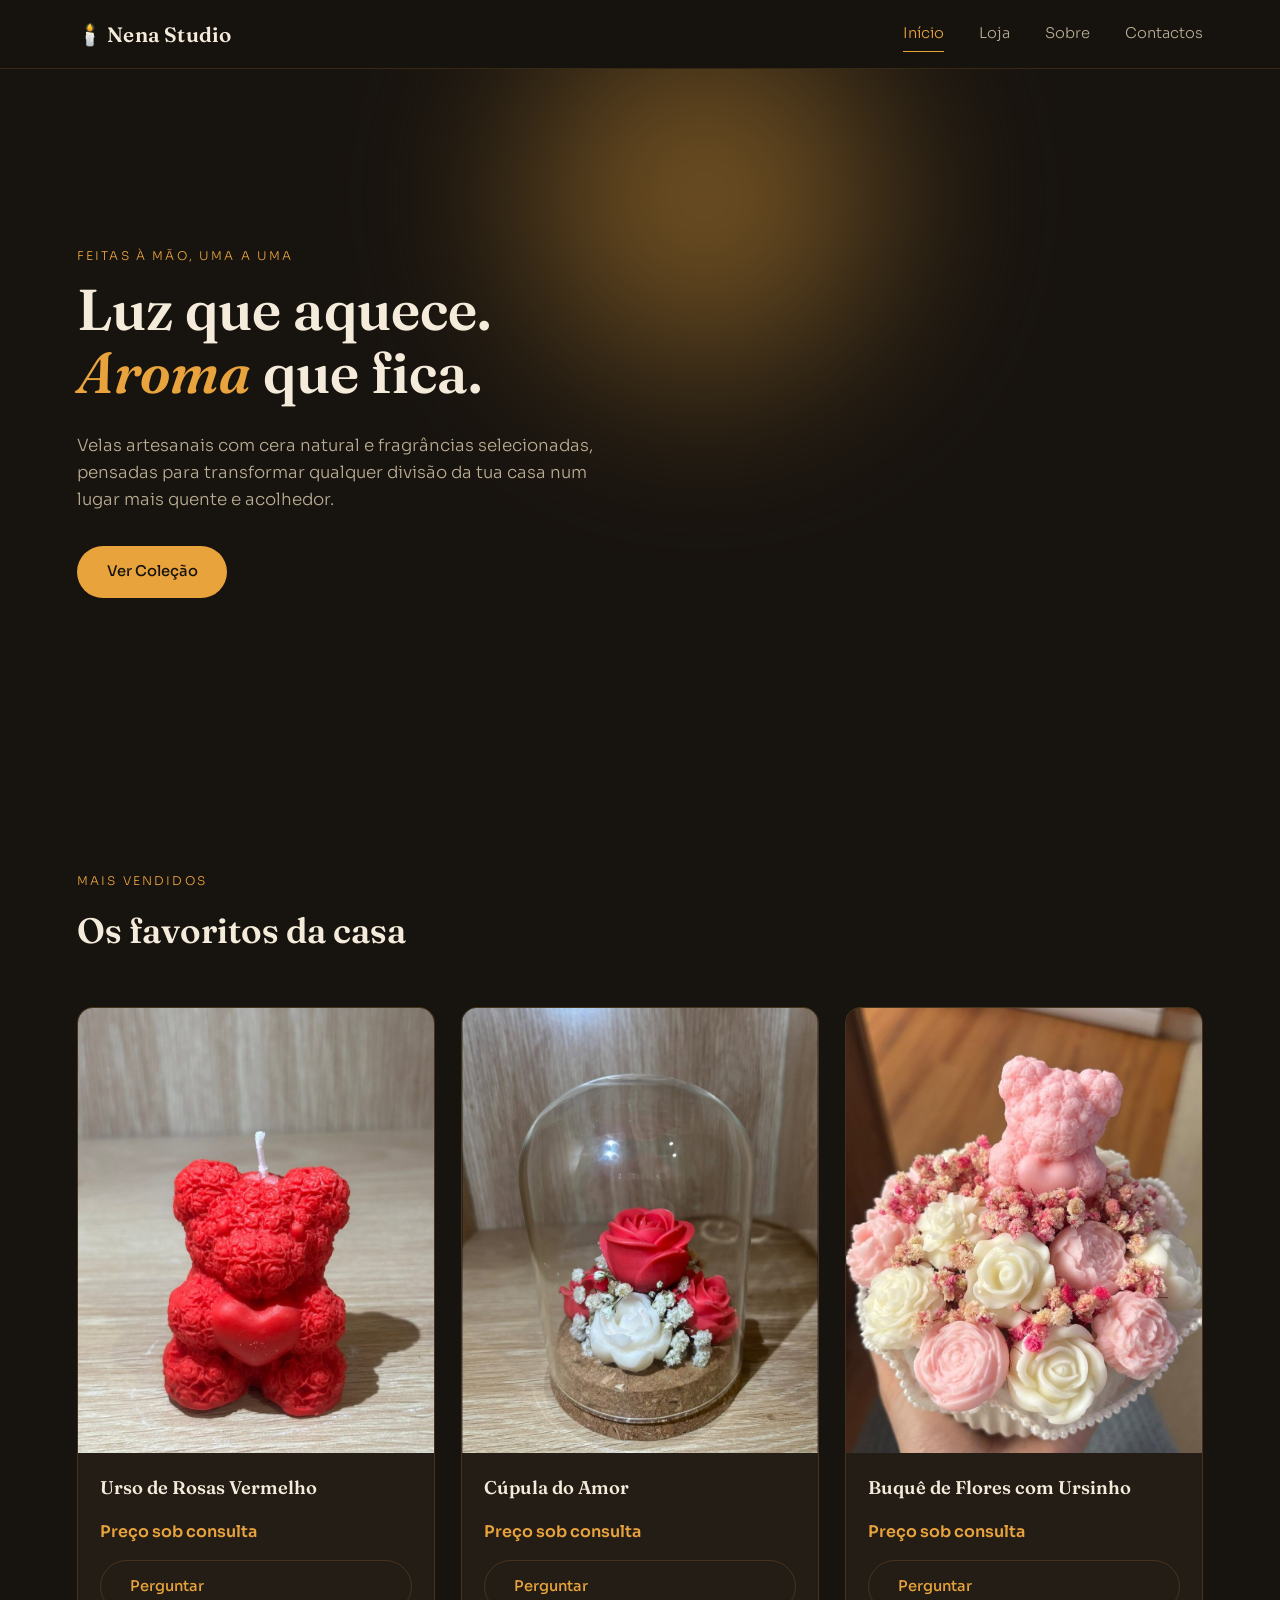
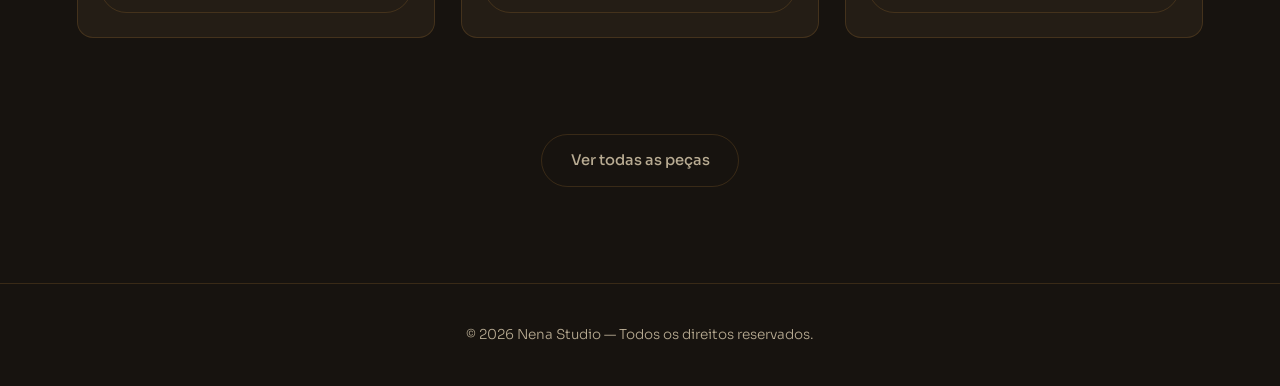
<file: index.html>
<!DOCTYPE html>
<html lang="pt">
<head>
  <meta charset="UTF-8">
  <meta name="viewport" content="width=device-width, initial-scale=1.0">
  <title>Nena Studio — Velas Artesanais</title>
  <meta name="description" content="Velas artesanais feitas à mão pela Nena Studio, com cera natural e fragrâncias que transformam qualquer casa em lar.">

  <link rel="preconnect" href="https://fonts.googleapis.com">
  <link rel="preconnect" href="https://fonts.gstatic.com" crossorigin>
  <link href="https://fonts.googleapis.com/css2?family=Fraunces:ital,opsz,wght@0,9..144,300..700;1,9..144,400..600&family=Sora:wght@300;400;500;600;700&display=swap" rel="stylesheet">

  <link rel="stylesheet" href="css/style.css">
</head>
<body>

<header>
  <div class="logo">🕯️ Nena Studio</div>

  <nav>
    <a href="index.html" class="active">Início</a>
    <a href="loja.html">Loja</a>
    <a href="sobre.html">Sobre</a>
    <a href="contactos.html">Contactos</a>
  </nav>

  <button class="nav-toggle" aria-label="Abrir menu" aria-expanded="false">
    <span></span><span></span><span></span>
  </button>
</header>

<section class="hero">
  <div class="hero-text">
    <span class="eyebrow">Feitas à mão, uma a uma</span>
    <h1>Luz que aquece.<br><em>Aroma</em> que fica.</h1>
    <p>Velas artesanais com cera natural e fragrâncias selecionadas, pensadas para transformar qualquer divisão da tua casa num lugar mais quente e acolhedor.</p>
    <a href="loja.html" class="btn btn-primary">Ver Coleção</a>
  </div>
</section>

<section class="produtos">
  <div class="section-head">
    <span class="eyebrow">Mais vendidos</span>
    <h2>Os favoritos da casa</h2>
  </div>

  <div class="cards">

    <article class="card">
      <div class="card-media">
        <img src="imagens/urso-rosas-vermelho.jpg" alt="Vela em forma de urso de rosas vermelho" loading="lazy">
      </div>
      <div class="card-body">
        <h3>Urso de Rosas Vermelho</h3>
        <p class="price">Preço sob consulta</p>
        <a class="btn btn-add" href="https://wa.me/351917695757?text=Ol%C3%A1%21%20Tenho%20interesse%20na%20pe%C3%A7a%20%22Urso%20de%20Rosas%20Vermelho%22.%20Pode%20dar-me%20mais%20informa%C3%A7%C3%B5es%20e%20o%20pre%C3%A7o%3F" target="_blank" rel="noopener">Perguntar</a>
      </div>
    </article>

    <article class="card">
      <div class="card-media">
        <img src="imagens/cupula-do-amor.jpg" alt="Cúpula de vidro com rosas vermelhas e brancas e flores secas" loading="lazy">
      </div>
      <div class="card-body">
        <h3>Cúpula do Amor</h3>
        <p class="price">Preço sob consulta</p>
        <a class="btn btn-add" href="https://wa.me/351917695757?text=Ol%C3%A1%21%20Tenho%20interesse%20na%20pe%C3%A7a%20%22C%C3%BApula%20do%20Amor%22.%20Pode%20dar-me%20mais%20informa%C3%A7%C3%B5es%20e%20o%20pre%C3%A7o%3F" target="_blank" rel="noopener">Perguntar</a>
      </div>
    </article>

    <article class="card">
      <div class="card-media">
        <img src="imagens/buque-flores-ursinho.jpg" alt="Buquê de flores em cera com ursinho no topo" loading="lazy">
      </div>
      <div class="card-body">
        <h3>Buquê de Flores com Ursinho</h3>
        <p class="price">Preço sob consulta</p>
        <a class="btn btn-add" href="https://wa.me/351917695757?text=Ol%C3%A1%21%20Tenho%20interesse%20na%20pe%C3%A7a%20%22Buqu%C3%AA%20de%20Flores%20com%20Ursinho%22.%20Pode%20dar-me%20mais%20informa%C3%A7%C3%B5es%20e%20o%20pre%C3%A7o%3F" target="_blank" rel="noopener">Perguntar</a>
      </div>
    </article>

  </div>
</section>

<section style="text-align:center; padding-top: 0;">
  <a href="loja.html" class="btn" style="border:1px solid var(--border); color: var(--ivory-dim);">Ver todas as peças</a>
</section>

<footer>
  <p>© 2026 Nena Studio — Todos os direitos reservados.</p>
</footer>

<script src="js/script.js"></script>
</body>
</html>
</file>
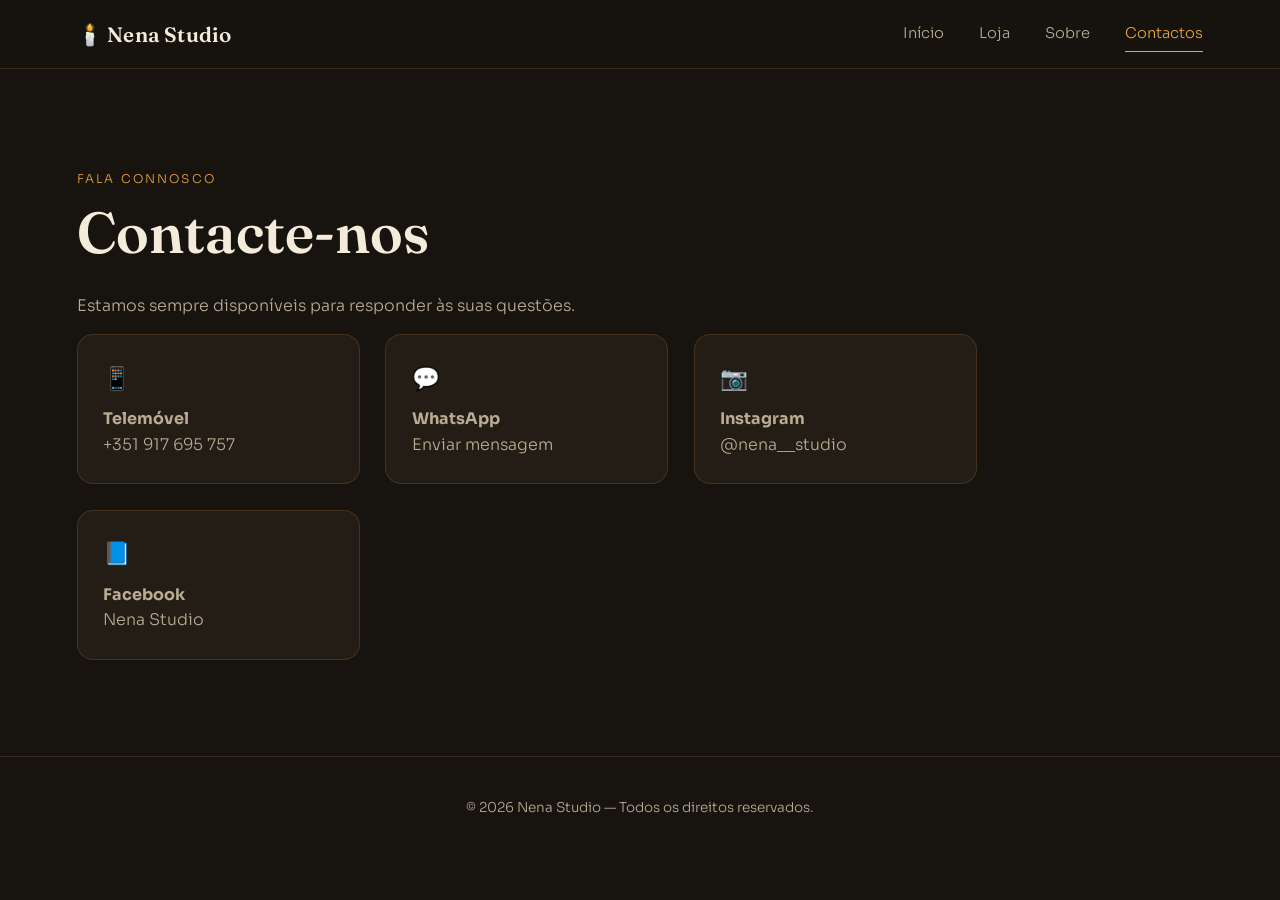
<file: contactos.html>
<!DOCTYPE html>
<html lang="pt">
<head>
  <meta charset="UTF-8">
  <meta name="viewport" content="width=device-width, initial-scale=1.0">
  <title>Contactos — Nena Studio</title>
  <meta name="description" content="Contacta a Nena Studio por telemóvel, WhatsApp, Instagram ou Facebook.">

  <link rel="preconnect" href="https://fonts.googleapis.com">
  <link rel="preconnect" href="https://fonts.gstatic.com" crossorigin>
  <link href="https://fonts.googleapis.com/css2?family=Fraunces:ital,opsz,wght@0,9..144,300..700;1,9..144,400..600&family=Sora:wght@300;400;500;600;700&display=swap" rel="stylesheet">

  <link rel="stylesheet" href="css/style.css">
</head>
<body>

<header>
  <div class="logo">🕯️ Nena Studio</div>

  <nav>
    <a href="index.html">Início</a>
    <a href="loja.html">Loja</a>
    <a href="sobre.html">Sobre</a>
    <a href="contactos.html" class="active">Contactos</a>
  </nav>

  <button class="nav-toggle" aria-label="Abrir menu" aria-expanded="false">
    <span></span><span></span><span></span>
  </button>
</header>

<section class="contactos">
  <span class="eyebrow">Fala connosco</span>
  <h1>Contacte-nos</h1>
  <p>Estamos sempre disponíveis para responder às suas questões.</p>

  <div class="contacto-grid">

    <div class="contacto-card">
      <span class="icon">📱</span>
      <p style="margin:0;"><strong>Telemóvel</strong></p>
      <p style="margin:0;"><a href="tel:+351917695757">+351 917 695 757</a></p>
    </div>

    <div class="contacto-card">
      <span class="icon">💬</span>
      <p style="margin:0;"><strong>WhatsApp</strong></p>
      <p style="margin:0;"><a href="https://wa.me/351917695757" target="_blank" rel="noopener">Enviar mensagem</a></p>
    </div>

    <div class="contacto-card">
      <span class="icon">📷</span>
      <p style="margin:0;"><strong>Instagram</strong></p>
      <p style="margin:0;">
        <a href="https://www.instagram.com/nena__studio" target="_blank" rel="noopener">@nena__studio</a>
      </p>
    </div>

    <div class="contacto-card">
      <span class="icon">📘</span>
      <p style="margin:0;"><strong>Facebook</strong></p>
      <p style="margin:0;">
        <a href="https://www.facebook.com/share/1GhgGaEMNe/?mibextid=wwXIfr" target="_blank" rel="noopener">Nena Studio</a>
      </p>
    </div>

  </div>
</section>

<footer>
  <p>© 2026 Nena Studio — Todos os direitos reservados.</p>
</footer>

<script src="js/script.js"></script>
</body>
</html>
</file>
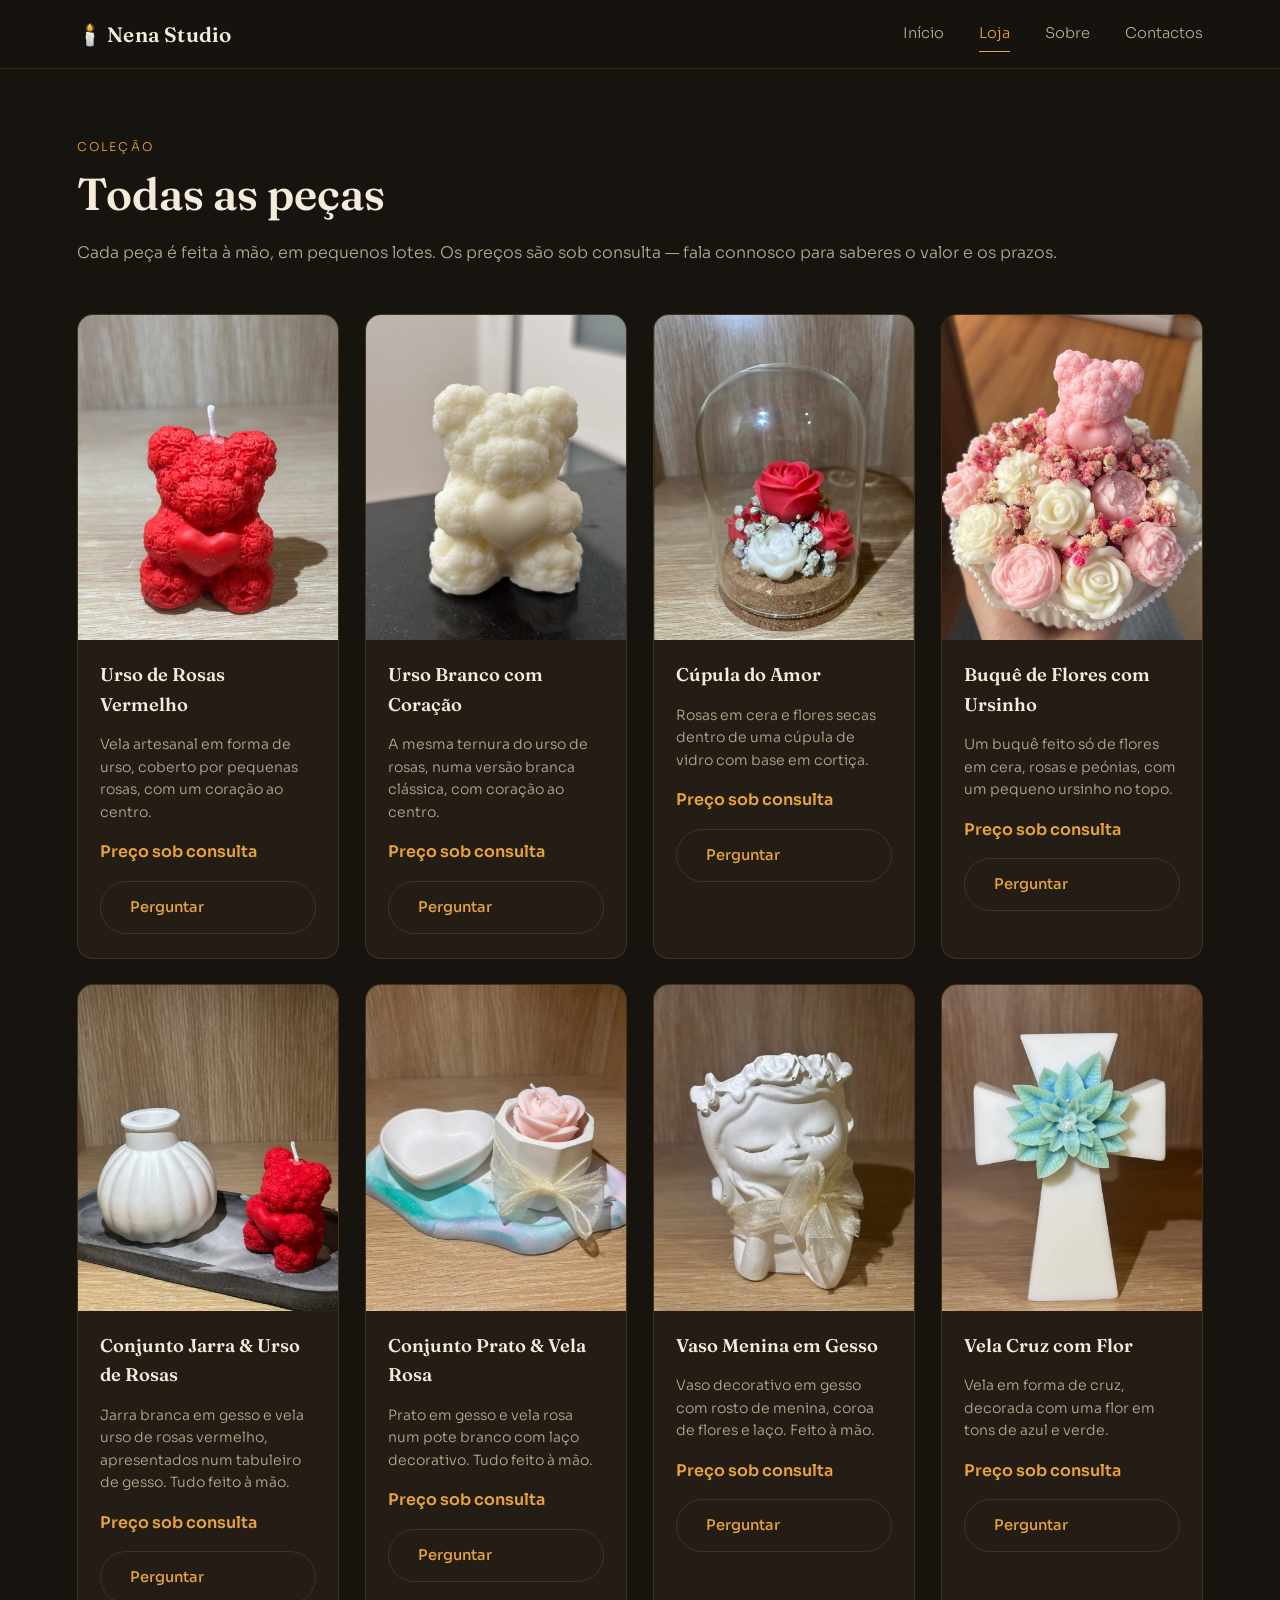
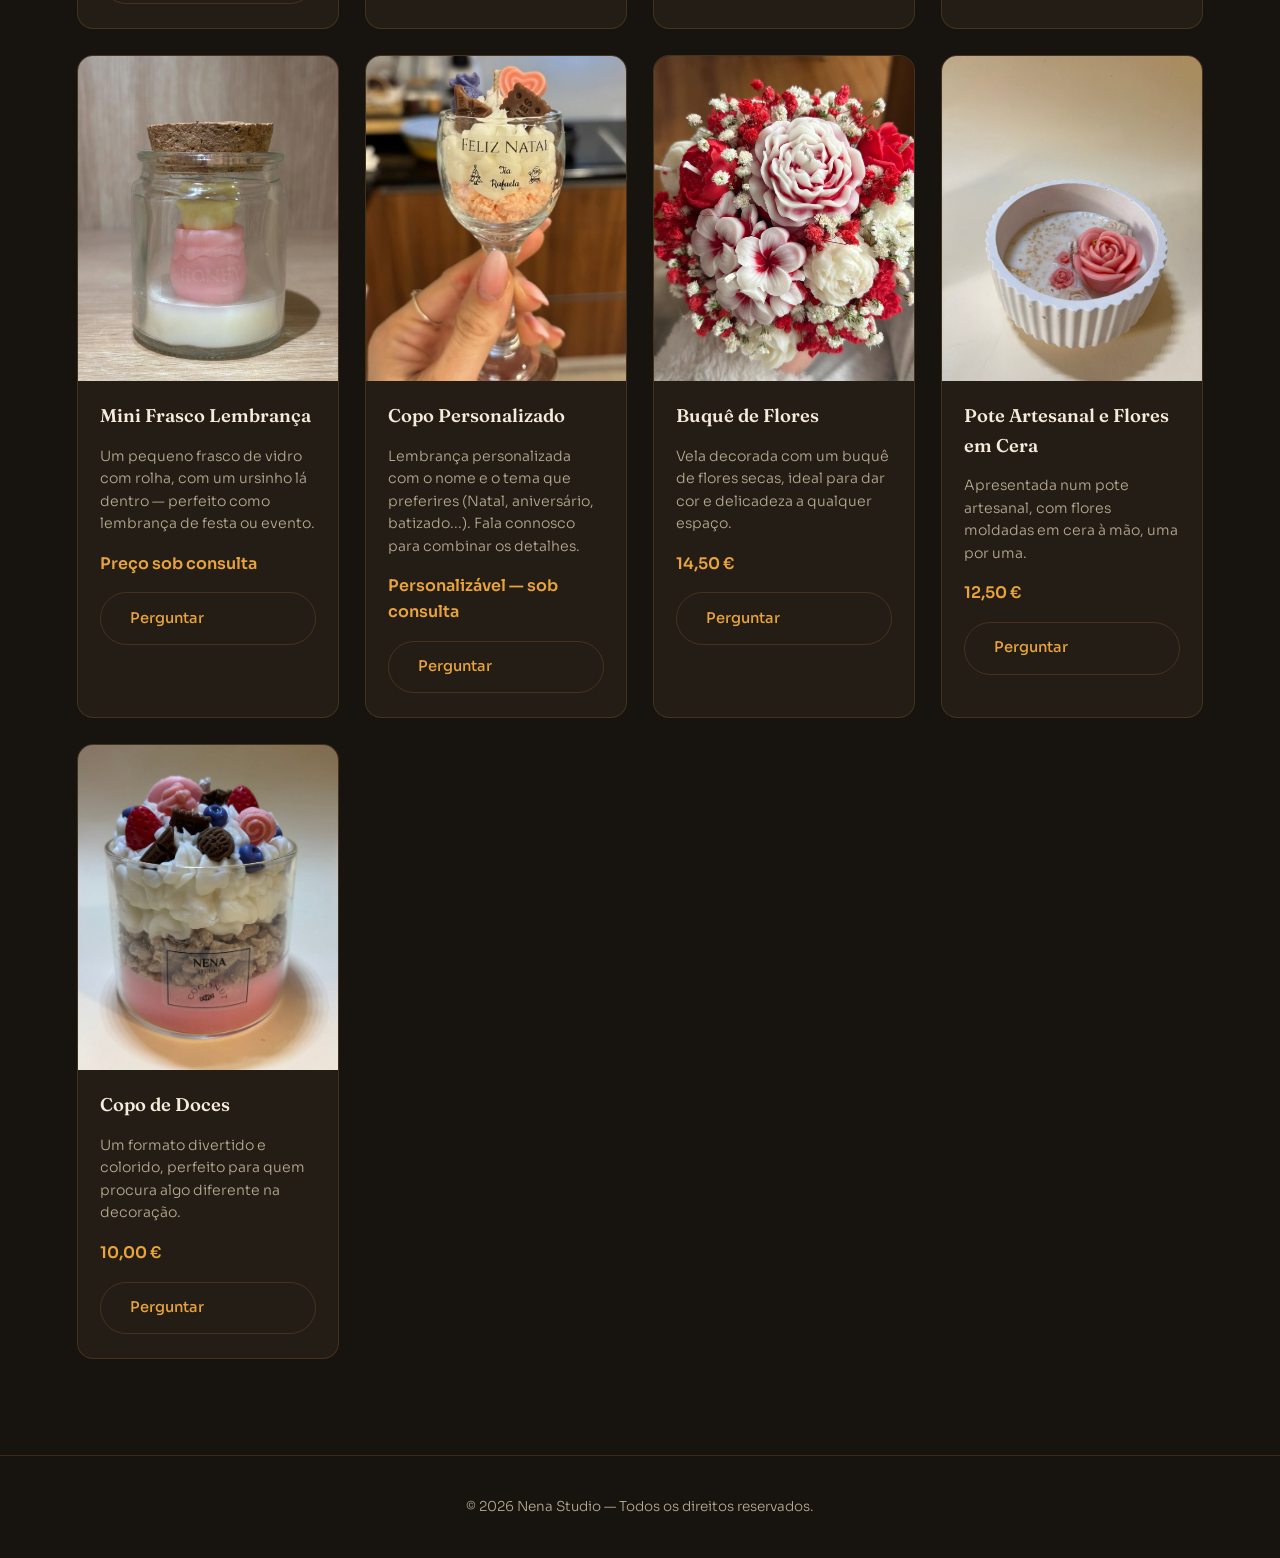
<file: loja.html>
<!DOCTYPE html>
<html lang="pt">
<head>
  <meta charset="UTF-8">
  <meta name="viewport" content="width=device-width, initial-scale=1.0">
  <title>Loja — Nena Studio</title>
  <meta name="description" content="Explora a coleção completa de velas e peças artesanais da Nena Studio.">

  <link rel="preconnect" href="https://fonts.googleapis.com">
  <link rel="preconnect" href="https://fonts.gstatic.com" crossorigin>
  <link href="https://fonts.googleapis.com/css2?family=Fraunces:ital,opsz,wght@0,9..144,300..700;1,9..144,400..600&family=Sora:wght@300;400;500;600;700&display=swap" rel="stylesheet">

  <link rel="stylesheet" href="css/style.css">
</head>
<body>

<header>
  <div class="logo">🕯️ Nena Studio</div>

  <nav>
    <a href="index.html">Início</a>
    <a href="loja.html" class="active">Loja</a>
    <a href="sobre.html">Sobre</a>
    <a href="contactos.html">Contactos</a>
  </nav>

  <button class="nav-toggle" aria-label="Abrir menu" aria-expanded="false">
    <span></span><span></span><span></span>
  </button>
</header>

<section class="produtos" style="padding-top: clamp(2.5rem, 6vw, 4rem);">
  <div class="section-head">
    <span class="eyebrow">Coleção</span>
    <h1 style="font-size: clamp(2rem, 4vw, 2.8rem);">Todas as peças</h1>
    <p>Cada peça é feita à mão, em pequenos lotes. Os preços são sob consulta — fala connosco para saberes o valor e os prazos.</p>
  </div>

  <div class="cards">

    <article class="card">
      <div class="card-media">
        <img src="imagens/urso-rosas-vermelho.jpg" alt="Vela em forma de urso de rosas vermelho" loading="lazy">
      </div>
      <div class="card-body">
        <h3>Urso de Rosas Vermelho</h3>
        <p class="desc">Vela artesanal em forma de urso, coberto por pequenas rosas, com um coração ao centro.</p>
        <p class="price">Preço sob consulta</p>
        <a class="btn btn-add" href="https://wa.me/351917695757?text=Ol%C3%A1%21%20Tenho%20interesse%20na%20pe%C3%A7a%20%22Urso%20de%20Rosas%20Vermelho%22.%20Pode%20dar-me%20mais%20informa%C3%A7%C3%B5es%20e%20o%20pre%C3%A7o%3F" target="_blank" rel="noopener">Perguntar</a>
      </div>
    </article>

    <article class="card">
      <div class="card-media">
        <img src="imagens/urso-branco-coracao.jpg" alt="Vela em forma de urso branco com coração" loading="lazy">
      </div>
      <div class="card-body">
        <h3>Urso Branco com Coração</h3>
        <p class="desc">A mesma ternura do urso de rosas, numa versão branca clássica, com coração ao centro.</p>
        <p class="price">Preço sob consulta</p>
        <a class="btn btn-add" href="https://wa.me/351917695757?text=Ol%C3%A1%21%20Tenho%20interesse%20na%20pe%C3%A7a%20%22Urso%20Branco%20com%20Cora%C3%A7%C3%A3o%22.%20Pode%20dar-me%20mais%20informa%C3%A7%C3%B5es%20e%20o%20pre%C3%A7o%3F" target="_blank" rel="noopener">Perguntar</a>
      </div>
    </article>

    <article class="card">
      <div class="card-media">
        <img src="imagens/cupula-do-amor.jpg" alt="Cúpula de vidro com rosas vermelhas e brancas e flores secas" loading="lazy">
      </div>
      <div class="card-body">
        <h3>Cúpula do Amor</h3>
        <p class="desc">Rosas em cera e flores secas dentro de uma cúpula de vidro com base em cortiça.</p>
        <p class="price">Preço sob consulta</p>
        <a class="btn btn-add" href="https://wa.me/351917695757?text=Ol%C3%A1%21%20Tenho%20interesse%20na%20pe%C3%A7a%20%22C%C3%BApula%20do%20Amor%22.%20Pode%20dar-me%20mais%20informa%C3%A7%C3%B5es%20e%20o%20pre%C3%A7o%3F" target="_blank" rel="noopener">Perguntar</a>
      </div>
    </article>

    <article class="card">
      <div class="card-media">
        <img src="imagens/buque-flores-ursinho.jpg" alt="Buquê de flores em cera com ursinho no topo" loading="lazy">
      </div>
      <div class="card-body">
        <h3>Buquê de Flores com Ursinho</h3>
        <p class="desc">Um buquê feito só de flores em cera, rosas e peónias, com um pequeno ursinho no topo.</p>
        <p class="price">Preço sob consulta</p>
        <a class="btn btn-add" href="https://wa.me/351917695757?text=Ol%C3%A1%21%20Tenho%20interesse%20na%20pe%C3%A7a%20%22Buqu%C3%AA%20de%20Flores%20com%20Ursinho%22.%20Pode%20dar-me%20mais%20informa%C3%A7%C3%B5es%20e%20o%20pre%C3%A7o%3F" target="_blank" rel="noopener">Perguntar</a>
      </div>
    </article>

    <article class="card">
      <div class="card-media">
        <img src="imagens/conjunto-jarra-urso.jpg" alt="Conjunto com jarra branca em gesso e vela urso de rosas vermelho num tabuleiro de gesso" loading="lazy">
      </div>
      <div class="card-body">
        <h3>Conjunto Jarra &amp; Urso de Rosas</h3>
        <p class="desc">Jarra branca em gesso e vela urso de rosas vermelho, apresentados num tabuleiro de gesso. Tudo feito à mão.</p>
        <p class="price">Preço sob consulta</p>
        <a class="btn btn-add" href="https://wa.me/351917695757?text=Ol%C3%A1%21%20Tenho%20interesse%20na%20pe%C3%A7a%20%22Conjunto%20Jarra%20%26%20Urso%20de%20Rosas%22.%20Pode%20dar-me%20mais%20informa%C3%A7%C3%B5es%20e%20o%20pre%C3%A7o%3F" target="_blank" rel="noopener">Perguntar</a>
      </div>
    </article>

    <article class="card">
      <div class="card-media">
        <img src="imagens/conjunto-prato-rosa.jpg" alt="Conjunto com prato em gesso e vela rosa num pote branco com laço" loading="lazy">
      </div>
      <div class="card-body">
        <h3>Conjunto Prato &amp; Vela Rosa</h3>
        <p class="desc">Prato em gesso e vela rosa num pote branco com laço decorativo. Tudo feito à mão.</p>
        <p class="price">Preço sob consulta</p>
        <a class="btn btn-add" href="https://wa.me/351917695757?text=Ol%C3%A1%21%20Tenho%20interesse%20na%20pe%C3%A7a%20%22Conjunto%20Prato%20%26%20Vela%20Rosa%22.%20Pode%20dar-me%20mais%20informa%C3%A7%C3%B5es%20e%20o%20pre%C3%A7o%3F" target="_blank" rel="noopener">Perguntar</a>
      </div>
    </article>

    <article class="card">
      <div class="card-media">
        <img src="imagens/vaso-menina.jpg" alt="Vaso em gesso com rosto de menina, coroa de flores e laço" loading="lazy">
      </div>
      <div class="card-body">
        <h3>Vaso Menina em Gesso</h3>
        <p class="desc">Vaso decorativo em gesso com rosto de menina, coroa de flores e laço. Feito à mão.</p>
        <p class="price">Preço sob consulta</p>
        <a class="btn btn-add" href="https://wa.me/351917695757?text=Ol%C3%A1%21%20Tenho%20interesse%20na%20pe%C3%A7a%20%22Vaso%20Menina%20em%20Gesso%22.%20Pode%20dar-me%20mais%20informa%C3%A7%C3%B5es%20e%20o%20pre%C3%A7o%3F" target="_blank" rel="noopener">Perguntar</a>
      </div>
    </article>

    <article class="card">
      <div class="card-media">
        <img src="imagens/cruz-flor.jpg" alt="Vela em forma de cruz branca com flor azul e verde" loading="lazy">
      </div>
      <div class="card-body">
        <h3>Vela Cruz com Flor</h3>
        <p class="desc">Vela em forma de cruz, decorada com uma flor em tons de azul e verde.</p>
        <p class="price">Preço sob consulta</p>
        <a class="btn btn-add" href="https://wa.me/351917695757?text=Ol%C3%A1%21%20Tenho%20interesse%20na%20pe%C3%A7a%20%22Vela%20Cruz%20com%20Flor%22.%20Pode%20dar-me%20mais%20informa%C3%A7%C3%B5es%20e%20o%20pre%C3%A7o%3F" target="_blank" rel="noopener">Perguntar</a>
      </div>
    </article>

    <article class="card">
      <div class="card-media">
        <img src="imagens/frasco-mel.jpg" alt="Mini frasco de vidro com rolha, com um ursinho lá dentro" loading="lazy">
      </div>
      <div class="card-body">
        <h3>Mini Frasco Lembrança</h3>
        <p class="desc">Um pequeno frasco de vidro com rolha, com um ursinho lá dentro — perfeito como lembrança de festa ou evento.</p>
        <p class="price">Preço sob consulta</p>
        <a class="btn btn-add" href="https://wa.me/351917695757?text=Ol%C3%A1%21%20Tenho%20interesse%20na%20pe%C3%A7a%20%22Mini%20Frasco%20Lembran%C3%A7a%22.%20Pode%20dar-me%20mais%20informa%C3%A7%C3%B5es%20e%20o%20pre%C3%A7o%3F" target="_blank" rel="noopener">Perguntar</a>
      </div>
    </article>

    <article class="card">
      <div class="card-media">
        <img src="imagens/copo-personalizado-natal.jpg" alt="Copo personalizado com nome, cera e docinhos, tema de Natal" loading="lazy">
      </div>
      <div class="card-body">
        <h3>Copo Personalizado</h3>
        <p class="desc">Lembrança personalizada com o nome e o tema que preferires (Natal, aniversário, batizado...). Fala connosco para combinar os detalhes.</p>
        <p class="price">Personalizável — sob consulta</p>
        <a class="btn btn-add" href="https://wa.me/351917695757?text=Ol%C3%A1%21%20Tenho%20interesse%20na%20pe%C3%A7a%20%22Copo%20Personalizado%22.%20Pode%20dar-me%20mais%20informa%C3%A7%C3%B5es%20e%20o%20pre%C3%A7o%3F" target="_blank" rel="noopener">Perguntar</a>
      </div>
    </article>

    <article class="card">
      <div class="card-media">
        <img src="imagens/vela1.jpg" alt="Vela decorada com buquê de flores secas" loading="lazy">
      </div>
      <div class="card-body">
        <h3>Buquê de Flores</h3>
        <p class="desc">Vela decorada com um buquê de flores secas, ideal para dar cor e delicadeza a qualquer espaço.</p>
        <p class="price">14,50 €</p>
        <a class="btn btn-add" href="https://wa.me/351917695757?text=Ol%C3%A1%21%20Tenho%20interesse%20na%20vela%20%22Buqu%C3%AA%20de%20Flores%22.%20Pode%20dar-me%20mais%20informa%C3%A7%C3%B5es%3F" target="_blank" rel="noopener">Perguntar</a>
      </div>
    </article>

    <article class="card">
      <div class="card-media">
        <img src="imagens/vela2.jpg" alt="Pote artesanal com flores em cera" loading="lazy">
      </div>
      <div class="card-body">
        <h3>Pote Artesanal e Flores em Cera</h3>
        <p class="desc">Apresentada num pote artesanal, com flores moldadas em cera à mão, uma por uma.</p>
        <p class="price">12,50 €</p>
        <a class="btn btn-add" href="https://wa.me/351917695757?text=Ol%C3%A1%21%20Tenho%20interesse%20na%20vela%20%22Pote%20Artesanal%20e%20Flores%20em%20Cera%22.%20Pode%20dar-me%20mais%20informa%C3%A7%C3%B5es%3F" target="_blank" rel="noopener">Perguntar</a>
      </div>
    </article>

    <article class="card">
      <div class="card-media">
        <img src="imagens/vela3.jpg" alt="Vela em formato de copo de doces" loading="lazy">
      </div>
      <div class="card-body">
        <h3>Copo de Doces</h3>
        <p class="desc">Um formato divertido e colorido, perfeito para quem procura algo diferente na decoração.</p>
        <p class="price">10,00 €</p>
        <a class="btn btn-add" href="https://wa.me/351917695757?text=Ol%C3%A1%21%20Tenho%20interesse%20na%20vela%20%22Copo%20de%20Doces%22.%20Pode%20dar-me%20mais%20informa%C3%A7%C3%B5es%3F" target="_blank" rel="noopener">Perguntar</a>
      </div>
    </article>

  </div>
</section>

<footer>
  <p>© 2026 Nena Studio — Todos os direitos reservados.</p>
</footer>

<script src="js/script.js"></script>
</body>
</html>
</file>
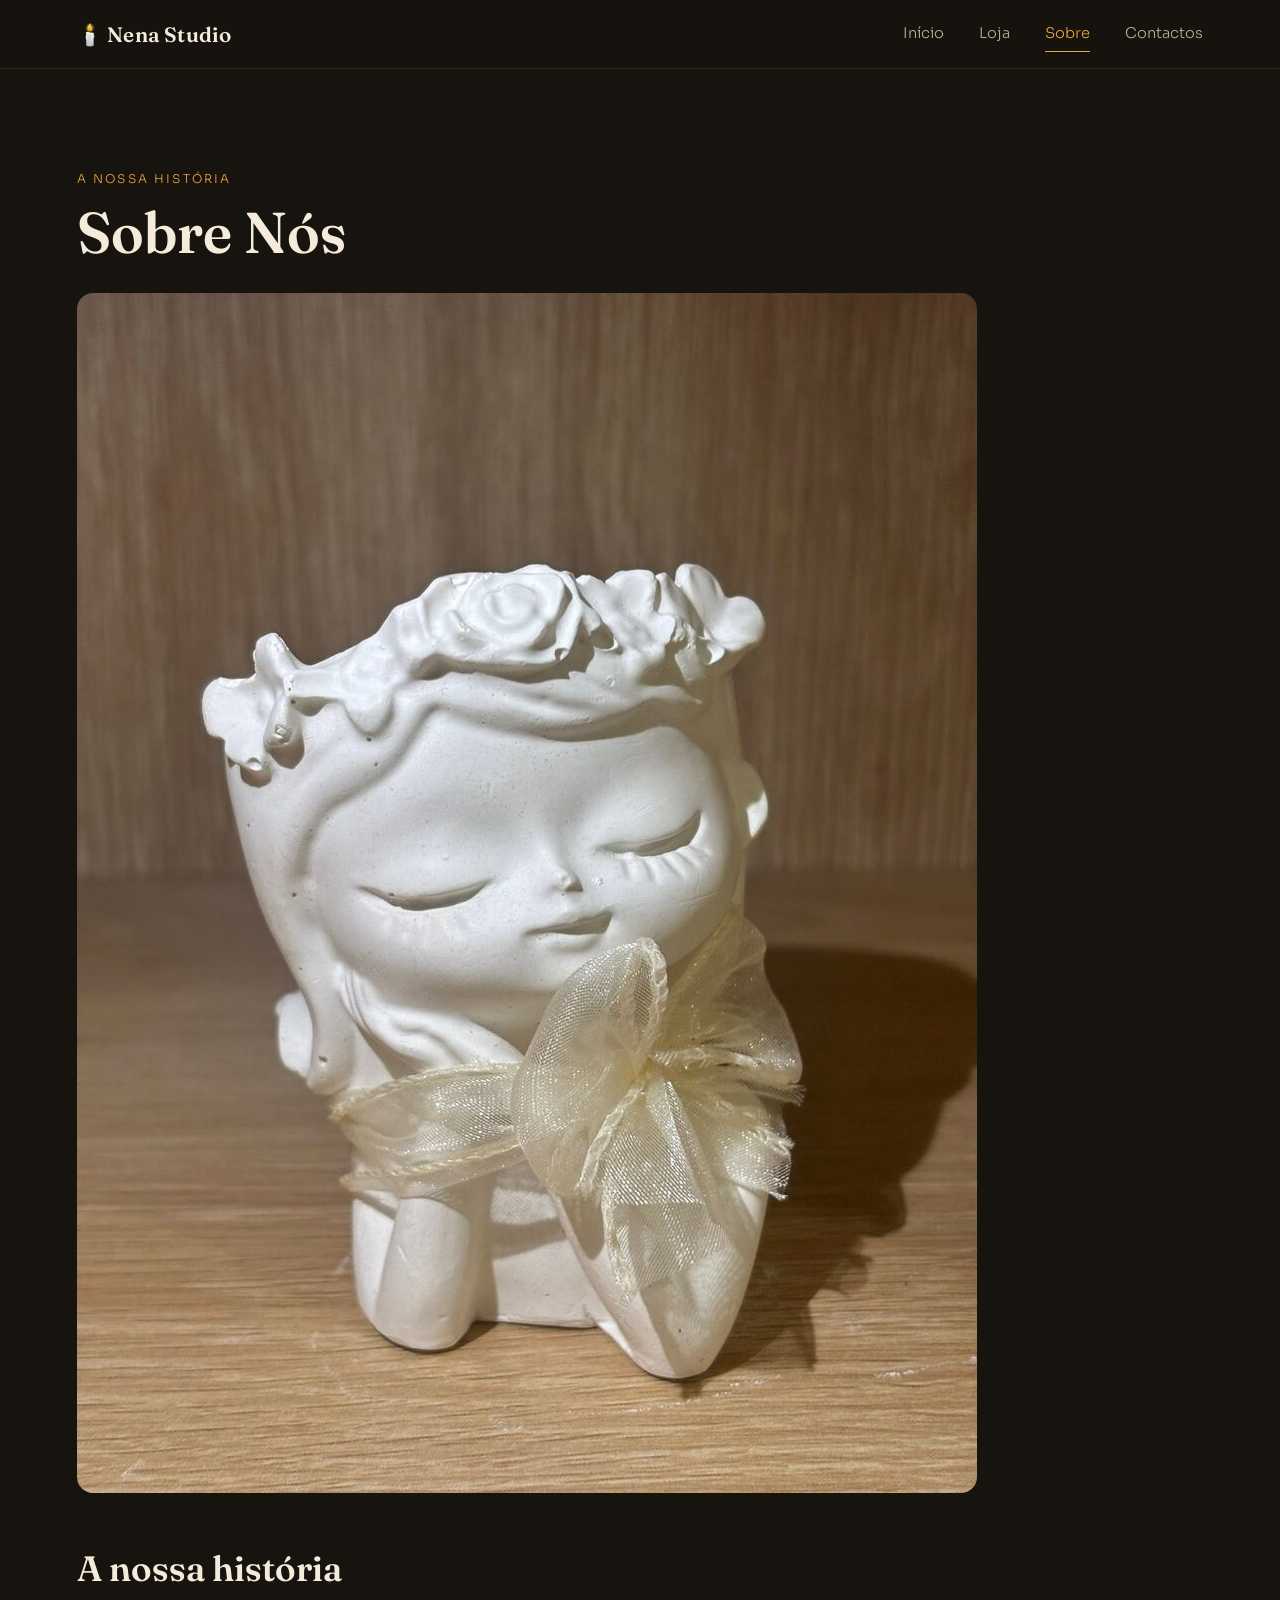
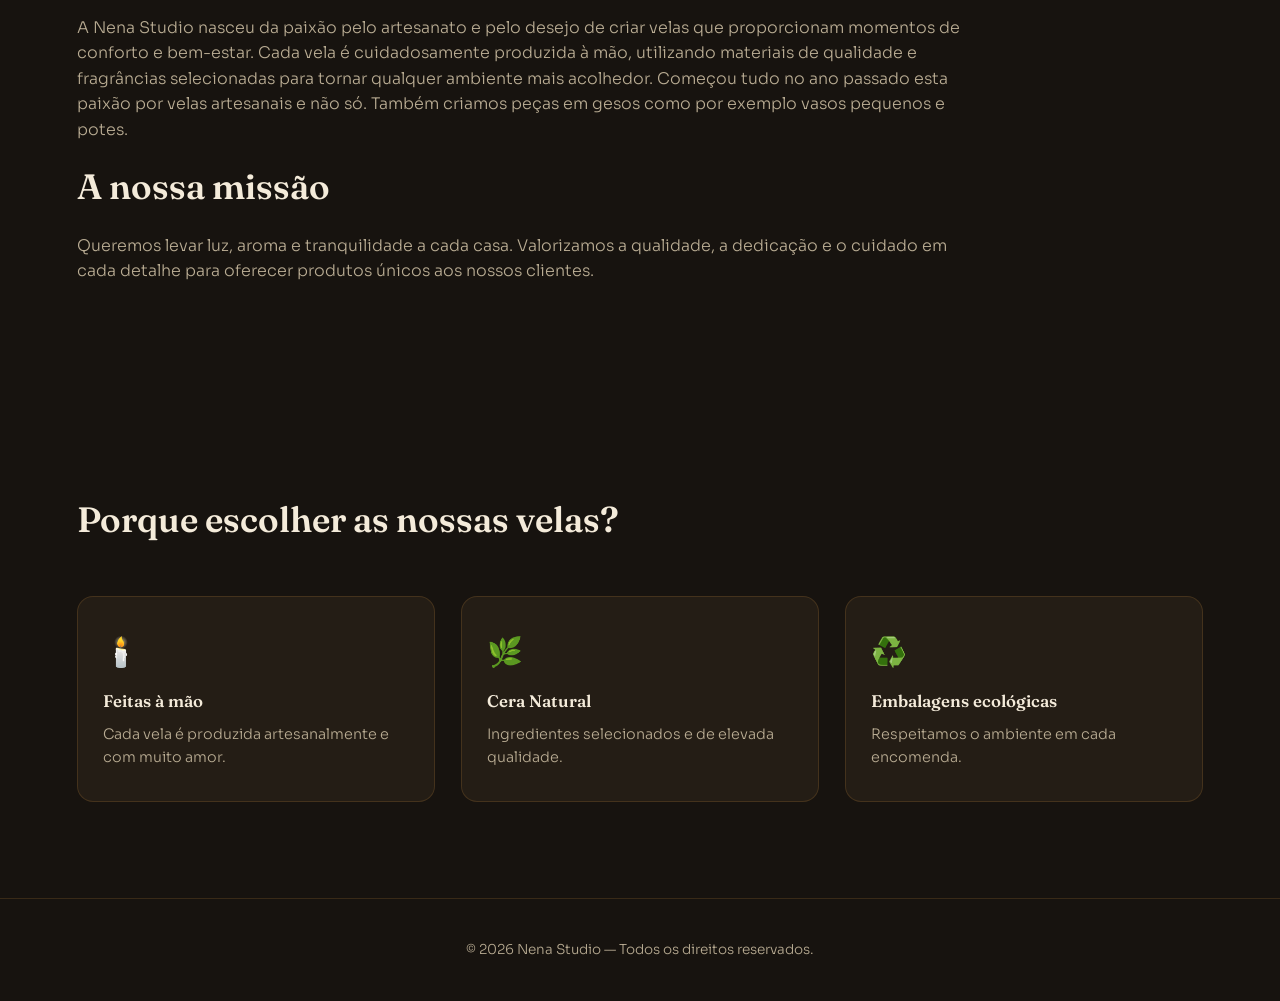
<file: sobre.html>
<!DOCTYPE html>
<html lang="pt">
<head>
  <meta charset="UTF-8">
  <meta name="viewport" content="width=device-width, initial-scale=1.0">
  <title>Sobre Nós — Nena Studio</title>
  <meta name="description" content="Conhece a história e a missão da Nena Studio, velas artesanais feitas com amor.">

  <link rel="preconnect" href="https://fonts.googleapis.com">
  <link rel="preconnect" href="https://fonts.gstatic.com" crossorigin>
  <link href="https://fonts.googleapis.com/css2?family=Fraunces:ital,opsz,wght@0,9..144,300..700;1,9..144,400..600&family=Sora:wght@300;400;500;600;700&display=swap" rel="stylesheet">

  <link rel="stylesheet" href="css/style.css">
</head>
<body>

<header>
  <div class="logo">🕯️ Nena Studio</div>

  <nav>
    <a href="index.html">Início</a>
    <a href="loja.html">Loja</a>
    <a href="sobre.html" class="active">Sobre</a>
    <a href="contactos.html">Contactos</a>
  </nav>

  <button class="nav-toggle" aria-label="Abrir menu" aria-expanded="false">
    <span></span><span></span><span></span>
  </button>
</header>

<section class="sobre">
  <span class="eyebrow">A nossa história</span>
  <h1>Sobre Nós</h1>

  <div class="sobre-intro">
    <img src="imagens/vaso-menina.jpg" alt="Peça em gesso feita à mão pela Nena Studio">

    <div>
      <h2>A nossa história</h2>
      <p>
        A Nena Studio nasceu da paixão pelo artesanato e pelo desejo de criar
        velas que proporcionam momentos de conforto e bem-estar. Cada vela é
        cuidadosamente produzida à mão, utilizando materiais de qualidade e
        fragrâncias selecionadas para tornar qualquer ambiente mais acolhedor.
        Começou tudo no ano passado esta paixão por velas artesanais e não só. 
        Também criamos peças em gesos como por exemplo vasos pequenos e potes.
      </p>

      <h2>A nossa missão</h2>
      <p>
        Queremos levar luz, aroma e tranquilidade a cada casa. Valorizamos a
        qualidade, a dedicação e o cuidado em cada detalhe para oferecer
        produtos únicos aos nossos clientes.
      </p>
    </div>
  </div>
</section>

<section class="vantagens">
  <div class="section-head">
    <h2>Porque escolher as nossas velas?</h2>
  </div>

  <div class="cards-vantagens">

    <div class="vantagem">
      <span class="icon">🕯️</span>
      <h3>Feitas à mão</h3>
      <p>Cada vela é produzida artesanalmente e com muito amor.</p>
    </div>

    <div class="vantagem">
      <span class="icon">🌿</span>
      <h3>Cera Natural</h3>
      <p>Ingredientes selecionados e de elevada qualidade.</p>
    </div>

    <div class="vantagem">
      <span class="icon">♻️</span>
      <h3>Embalagens ecológicas</h3>
      <p>Respeitamos o ambiente em cada encomenda.</p>
    </div>

  </div>
</section>

<footer>
  <p>© 2026 Nena Studio — Todos os direitos reservados.</p>
</footer>

<script src="js/script.js"></script>
</body>
</html>
</file>
<file: css/style.css>
/* ============================================
   Nena Studio — Velas Artesanais
   Paleta "Wax & Ember": escuro quente + chama âmbar
   ============================================ */

:root {
  --bg: #17130f;
  --bg-soft: #1e1810;
  --card-bg: #241d15;
  --card-bg-hover: #2b2216;
  --ivory: #f4ebda;
  --ivory-dim: #b9ac93;
  --flame: #e8a33d;
  --flame-deep: #c97a2e;
  --ember: #9c4a2f;
  --border: rgba(232, 163, 61, 0.16);
  --radius: 16px;
  --radius-sm: 10px;
  --font-display: "Fraunces", serif;
  --font-body: "Sora", sans-serif;
  --gap: clamp(1rem, 2vw, 2rem);
}

* {
  box-sizing: border-box;
}

html {
  scroll-behavior: smooth;
}

body {
  margin: 0;
  background: var(--bg);
  color: var(--ivory);
  font-family: var(--font-body);
  font-weight: 300;
  line-height: 1.6;
  -webkit-font-smoothing: antialiased;
}

img {
  max-width: 100%;
  display: block;
}

a {
  color: inherit;
  text-decoration: none;
}

h1, h2, h3 {
  font-family: var(--font-display);
  font-weight: 600;
  margin: 0 0 0.5em;
  color: var(--ivory);
}

h1 {
  font-size: clamp(2.2rem, 5vw, 3.6rem);
  line-height: 1.1;
}

h2 {
  font-size: clamp(1.6rem, 3vw, 2.2rem);
}

p {
  color: var(--ivory-dim);
}

.eyebrow {
  display: inline-block;
  font-family: var(--font-body);
  font-size: 0.75rem;
  letter-spacing: 0.18em;
  text-transform: uppercase;
  color: var(--flame);
  margin-bottom: 0.75rem;
}

section {
  padding: clamp(3rem, 8vw, 6rem) clamp(1.25rem, 6vw, 6rem);
}

/* ---------- Header / Nav ---------- */

header {
  position: sticky;
  top: 0;
  z-index: 50;
  display: flex;
  align-items: center;
  justify-content: space-between;
  padding: 1.1rem clamp(1.25rem, 6vw, 6rem);
  background: rgba(23, 19, 15, 0.85);
  backdrop-filter: blur(10px);
  border-bottom: 1px solid var(--border);
}

.logo {
  font-family: var(--font-display);
  font-size: 1.3rem;
  font-weight: 600;
  letter-spacing: 0.01em;
}

nav {
  display: flex;
  align-items: center;
  gap: clamp(1.2rem, 3vw, 2.2rem);
}

nav a {
  font-size: 0.92rem;
  color: var(--ivory-dim);
  transition: color 0.2s ease;
  position: relative;
}

nav a:hover,
nav a.active {
  color: var(--flame);
}

nav a.active::after {
  content: "";
  position: absolute;
  left: 0;
  bottom: -6px;
  width: 100%;
  height: 1px;
  background: var(--flame);
}

.nav-toggle {
  display: none;
  flex-direction: column;
  gap: 5px;
  background: none;
  border: none;
  cursor: pointer;
  padding: 4px;
}

.nav-toggle span {
  width: 22px;
  height: 2px;
  background: var(--ivory);
  transition: transform 0.25s ease, opacity 0.25s ease;
}

/* ---------- Buttons ---------- */

.btn {
  display: inline-block;
  font-family: var(--font-body);
  font-size: 0.92rem;
  font-weight: 500;
  padding: 0.85rem 1.8rem;
  border-radius: 999px;
  border: 1px solid transparent;
  cursor: pointer;
  transition: transform 0.2s ease, background 0.2s ease, border-color 0.2s ease;
}

.btn-primary {
  background: var(--flame);
  color: var(--bg);
}

.btn-primary:hover {
  background: var(--flame-deep);
  transform: translateY(-2px);
}

.btn-add {
  width: 100%;
  background: transparent;
  color: var(--flame);
  border-color: var(--border);
}

.btn-add:hover {
  background: var(--flame);
  color: var(--bg);
  border-color: var(--flame);
}

/* ---------- Hero ---------- */

.hero {
  position: relative;
  overflow: hidden;
  min-height: 78vh;
  display: flex;
  align-items: center;
  padding-top: clamp(3rem, 8vw, 6rem);
}

.hero::before {
  content: "";
  position: absolute;
  top: 18%;
  left: 55%;
  width: 46vw;
  height: 46vw;
  max-width: 640px;
  max-height: 640px;
  transform: translate(-50%, -50%);
  background: radial-gradient(circle, var(--flame) 0%, rgba(232, 163, 61, 0) 65%);
  filter: blur(70px);
  opacity: 0.55;
  animation: flicker 7s ease-in-out infinite;
  pointer-events: none;
}

@keyframes flicker {
  0%, 100% { opacity: 0.5; transform: translate(-50%, -50%) scale(1); }
  30% { opacity: 0.68; transform: translate(-48%, -52%) scale(1.06); }
  55% { opacity: 0.45; transform: translate(-51%, -49%) scale(0.96); }
  80% { opacity: 0.62; transform: translate(-49%, -50%) scale(1.03); }
}

.hero-text {
  position: relative;
  max-width: 620px;
}

.hero-text em {
  color: var(--flame);
  font-style: italic;
}

.hero-text p {
  font-size: 1.05rem;
  max-width: 46ch;
  margin-bottom: 2rem;
}

/* ---------- Product cards ---------- */

.section-head {
  text-align: left;
  margin-bottom: clamp(1.8rem, 4vw, 3rem);
}

.cards {
  display: grid;
  grid-template-columns: repeat(auto-fit, minmax(240px, 1fr));
  gap: var(--gap);
}

.card {
  background: var(--card-bg);
  border: 1px solid var(--border);
  border-radius: var(--radius);
  overflow: hidden;
  transition: transform 0.25s ease, background 0.25s ease, box-shadow 0.25s ease;
}

.card:hover {
  transform: translateY(-6px);
  background: var(--card-bg-hover);
  box-shadow: 0 20px 40px -20px rgba(0, 0, 0, 0.6), 0 0 0 1px var(--border);
}

.card-media {
  aspect-ratio: 4 / 5;
  background: linear-gradient(160deg, var(--bg-soft), var(--card-bg));
  overflow: hidden;
}

.card-media img {
  width: 100%;
  height: 100%;
  object-fit: cover;
}

.card-body {
  padding: 1.25rem 1.4rem 1.5rem;
}

.card-body h3 {
  font-size: 1.15rem;
  margin-bottom: 0.3rem;
}

.card-body .desc {
  font-size: 0.88rem;
  margin-bottom: 0.9rem;
}

.price {
  font-family: var(--font-body);
  color: var(--flame);
  font-weight: 600;
  margin-bottom: 1rem;
}

/* ---------- Vantagens (sobre) ---------- */

.cards-vantagens {
  display: grid;
  grid-template-columns: repeat(auto-fit, minmax(220px, 1fr));
  gap: var(--gap);
}

.vantagem {
  background: var(--card-bg);
  border: 1px solid var(--border);
  border-radius: var(--radius);
  padding: 2rem 1.6rem;
  text-align: left;
}

.vantagem .icon {
  font-size: 1.8rem;
  display: block;
  margin-bottom: 0.8rem;
}

.vantagem h3 {
  font-size: 1.05rem;
}

.vantagem p {
  font-size: 0.9rem;
  margin: 0;
}

.sobre-intro {
  display: grid;
  grid-template-columns: 1fr;
  gap: clamp(1.5rem, 4vw, 3rem);
  max-width: 900px;
}

.sobre-intro img {
  border-radius: var(--radius);
  aspect-ratio: 16 / 9;
  object-fit: cover;
  background: var(--card-bg);
}

/* ---------- Contactos ---------- */

.contacto-grid {
  display: grid;
  grid-template-columns: repeat(auto-fit, minmax(260px, 1fr));
  gap: var(--gap);
  max-width: 900px;
}

.contacto-card {
  background: var(--card-bg);
  border: 1px solid var(--border);
  border-radius: var(--radius);
  padding: 1.6rem;
}

.contacto-card .icon {
  font-size: 1.4rem;
  margin-bottom: 0.6rem;
  display: block;
}

.contacto-card a:hover {
  color: var(--flame);
}

/* ---------- Footer ---------- */

footer {
  padding: 2.5rem clamp(1.25rem, 6vw, 6rem);
  border-top: 1px solid var(--border);
  text-align: center;
}

footer p {
  font-size: 0.85rem;
  margin: 0;
}

/* ---------- Responsive ---------- */

@media (max-width: 760px) {
  .nav-toggle {
    display: flex;
  }

  nav {
    position: fixed;
    inset: 64px 0 auto 0;
    flex-direction: column;
    align-items: flex-start;
    gap: 1.4rem;
    background: var(--bg-soft);
    padding: 1.6rem clamp(1.25rem, 6vw, 6rem);
    border-bottom: 1px solid var(--border);
    transform: translateY(-130%);
    opacity: 0;
    transition: transform 0.3s ease, opacity 0.3s ease;
  }

  nav.open {
    transform: translateY(0);
    opacity: 1;
  }

  .hero {
    min-height: auto;
    padding-bottom: 3rem;
  }

  .hero::before {
    width: 70vw;
    height: 70vw;
    left: 50%;
    top: 10%;
  }
}

@media (prefers-reduced-motion: reduce) {
  .hero::before {
    animation: none;
  }
  html {
    scroll-behavior: auto;
  }
}
</file>
